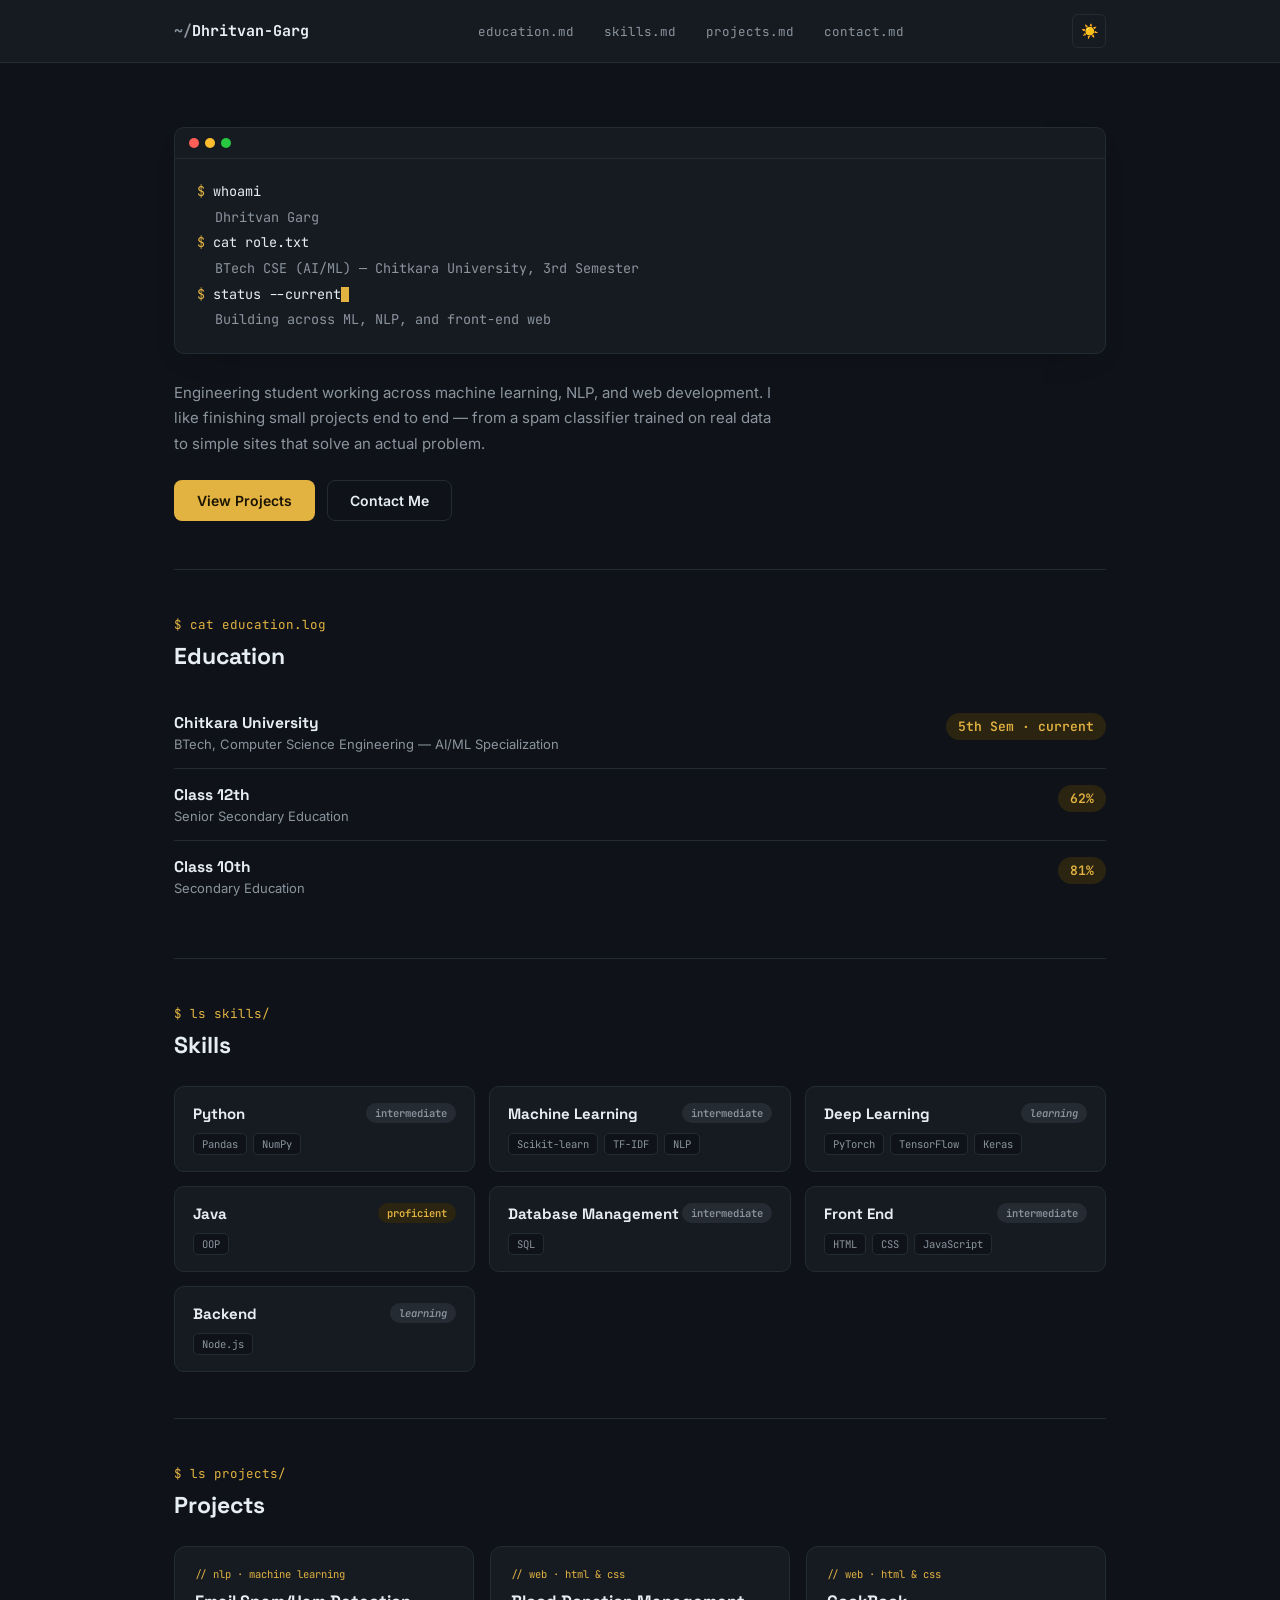
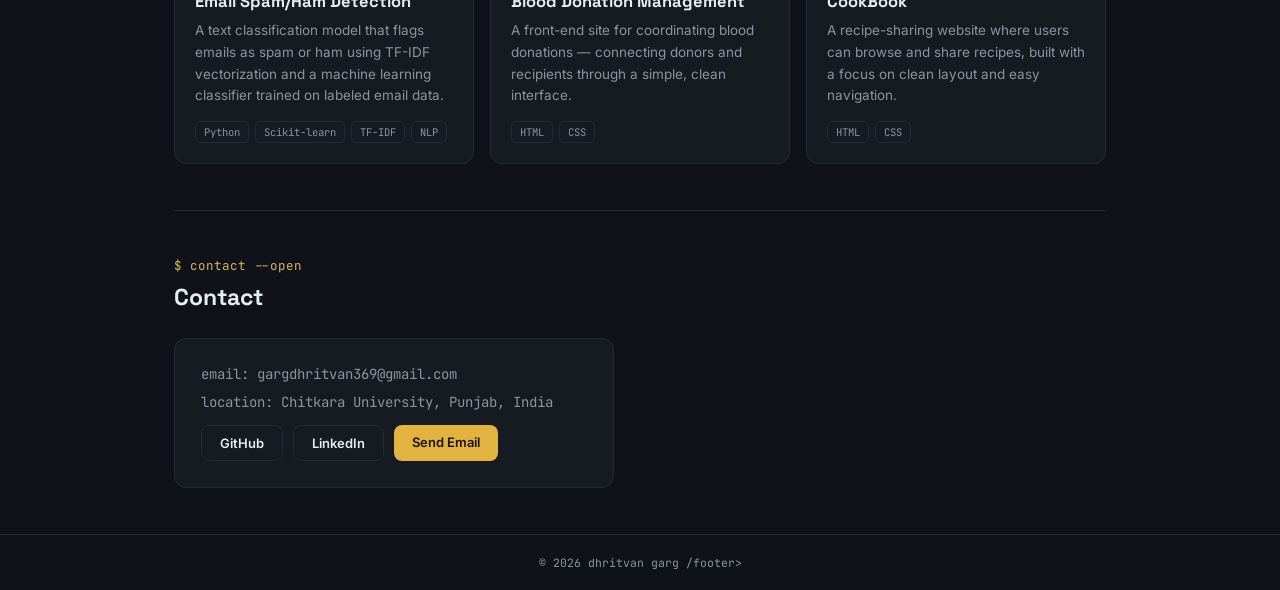
<file: ass 1/index.html>
<!DOCTYPE html>
<html lang="en" data-theme="dark">
<head>
<meta charset="UTF-8">
<meta name="viewport" content="width=device-width, initial-scale=1.0">
<title>Dhritvan Garg — Portfolio</title>
<link href="https://fonts.googleapis.com/css2?family=Space+Grotesk:wght@500;600;700&family=Inter:wght@400;500;600&family=JetBrains+Mono:wght@400;500;600&display=swap" rel="stylesheet">
<link rel="stylesheet" href="style.css">
</head>
<body>

<header class="navbar">
  <div class="nav-container">
    <a href="#" class="nav-logo">~/<b>Dhritvan-Garg</b></a>
    <nav class="nav-tabs">
      <a href="#education">education.md</a>
      <a href="#skills">skills.md</a>
      <a href="#projects">projects.md</a>
      <a href="#contact">contact.md</a>
    </nav>
    <button id="themeToggleBtn" class="theme-btn" aria-label="Toggle theme">☀️</button>
  </div>
</header>

<div class="wrap">

  <section class="hero" id="about">
    <div class="terminal">
      <div class="terminal-bar">
        <span class="dot r"></span><span class="dot y"></span><span class="dot g"></span>
      </div>
      <div class="terminal-body">
        <div><span class="prompt">$</span> whoami</div>
        <div class="out">Dhritvan Garg</div>
        <div><span class="prompt">$</span> cat role.txt</div>
        <div class="out">BTech CSE (AI/ML) — Chitkara University, 3rd Semester</div>
        <div><span class="prompt">$</span> status --current<span class="cursor"></span></div>
        <div class="out">Building across ML, NLP, and front-end web</div>
      </div>
    </div>
    <p class="bio">
      Engineering student working across machine learning, NLP, and web
      development. I like finishing small projects end to end — from a spam
      classifier trained on real data to simple sites that solve an actual
      problem.
    </p>
    <div class="hero-actions">
      <a href="#projects" class="btn btn-solid">View Projects</a>
      <a href="#contact" class="btn btn-line">Contact Me</a>
    </div>
  </section>

  <section class="section" id="education">
    <div class="eyebrow">$ cat education.log</div>
    <h2>Education</h2>
    <div class="edu-row">
      <div class="edu-left">
        <h3>Chitkara University</h3>
        <p>BTech, Computer Science Engineering — AI/ML Specialization</p>
      </div>
      <div class="edu-right">5th Sem · current</div>
    </div>
    <div class="edu-row">
      <div class="edu-left">
        <h3>Class 12th</h3>
        <p>Senior Secondary Education</p>
      </div>
      <div class="edu-right">62%</div>
    </div>
    <div class="edu-row">
      <div class="edu-left">
        <h3>Class 10th</h3>
        <p>Secondary Education</p>
      </div>
      <div class="edu-right">81%</div>
    </div>
  </section>

  <section class="section" id="skills">
    <div class="eyebrow">$ ls skills/</div>
    <h2>Skills</h2>
    <div class="skills-grid">
      <div class="skill-card">
        <div class="skill-top"><h3>Python</h3><span class="level intermediate">intermediate</span></div>
        <div class="skill-tags"><span>Pandas</span><span>NumPy</span></div>
      </div>
      <div class="skill-card">
        <div class="skill-top"><h3>Machine Learning</h3><span class="level intermediate">intermediate</span></div>
        <div class="skill-tags"><span>Scikit-learn</span><span>TF-IDF</span><span>NLP</span></div>
      </div>
      <div class="skill-card">
        <div class="skill-top"><h3>Deep Learning</h3><span class="level learning">learning</span></div>
        <div class="skill-tags"><span>PyTorch</span><span>TensorFlow</span><span>Keras</span></div>
      </div>
      <div class="skill-card">
        <div class="skill-top"><h3>Java</h3><span class="level proficient">proficient</span></div>
        <div class="skill-tags"><span>OOP</span></div>
      </div>
      <div class="skill-card">
        <div class="skill-top"><h3>Database Management</h3><span class="level intermediate">intermediate</span></div>
        <div class="skill-tags"><span>SQL</span></div>
      </div>
      <div class="skill-card">
        <div class="skill-top"><h3>Front End</h3><span class="level intermediate">intermediate</span></div>
        <div class="skill-tags"><span>HTML</span><span>CSS</span><span>JavaScript</span></div>
      </div>
      <div class="skill-card">
        <div class="skill-top"><h3>Backend</h3><span class="level learning">learning</span></div>
        <div class="skill-tags"><span>Node.js</span></div>
      </div>
    </div>
  </section>

  <section class="section" id="projects">
    <div class="eyebrow">$ ls projects/</div>
    <h2>Projects</h2>
    <div class="projects-grid">
      <article class="project-card">
        <span class="project-tag">// nlp · machine learning</span>
        <h3>Email Spam/Ham Detection</h3>
        <p>A text classification model that flags emails as spam or ham using TF-IDF vectorization and a machine learning classifier trained on labeled email data.</p>
        <div class="project-tech"><span>Python</span><span>Scikit-learn</span><span>TF-IDF</span><span>NLP</span></div>
      </article>
      <article class="project-card">
        <span class="project-tag">// web · html & css</span>
        <h3>Blood Donation Management</h3>
        <p>A front-end site for coordinating blood donations — connecting donors and recipients through a simple, clean interface.</p>
        <div class="project-tech"><span>HTML</span><span>CSS</span></div>
      </article>
      <article class="project-card">
        <span class="project-tag">// web · html & css</span>
        <h3>CookBook</h3>
        <p>A recipe-sharing website where users can browse and share recipes, built with a focus on clean layout and easy navigation.</p>
        <div class="project-tech"><span>HTML</span><span>CSS</span></div>
      </article>
    </div>
  </section>

  <section class="section" id="contact">
    <div class="eyebrow">$ contact --open</div>
    <h2>Contact</h2>
    <div class="contact-card">
      <p>email: gargdhritvan369@gmail.com</p>
      <p>location: Chitkara University, Punjab, India</p>
      <div class="social-links">
        <a href="https://github.com/dhritvan-g" class="social-btn">GitHub</a>
        <a href="#" class="social-btn">LinkedIn</a>
        <a href="mailto:gargdhritvan369@gmail.com" class="social-btn solid">Send Email</a>
      </div>
    </div>
  </section>

</div>

<footer>© 2026 dhritvan garg /footer>

<script src="script.js"></script>
</body>
</html>
</file>
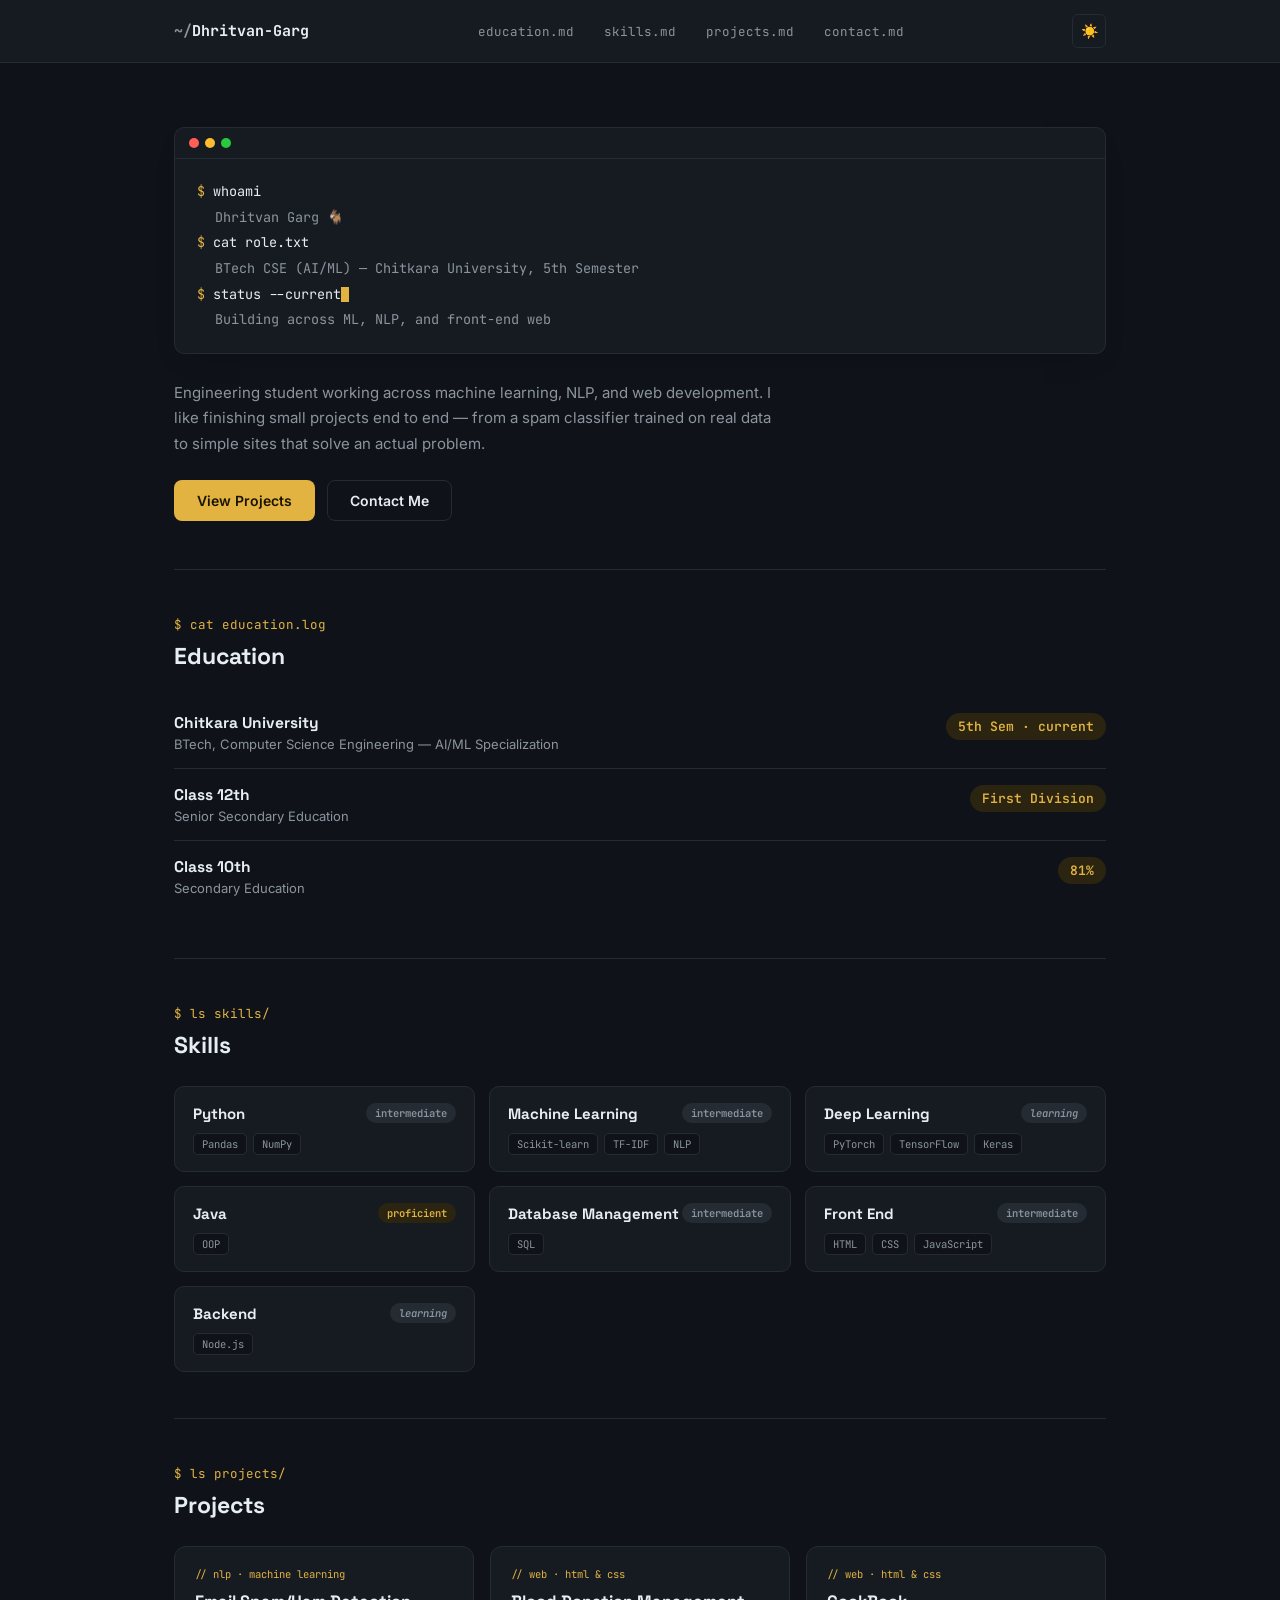
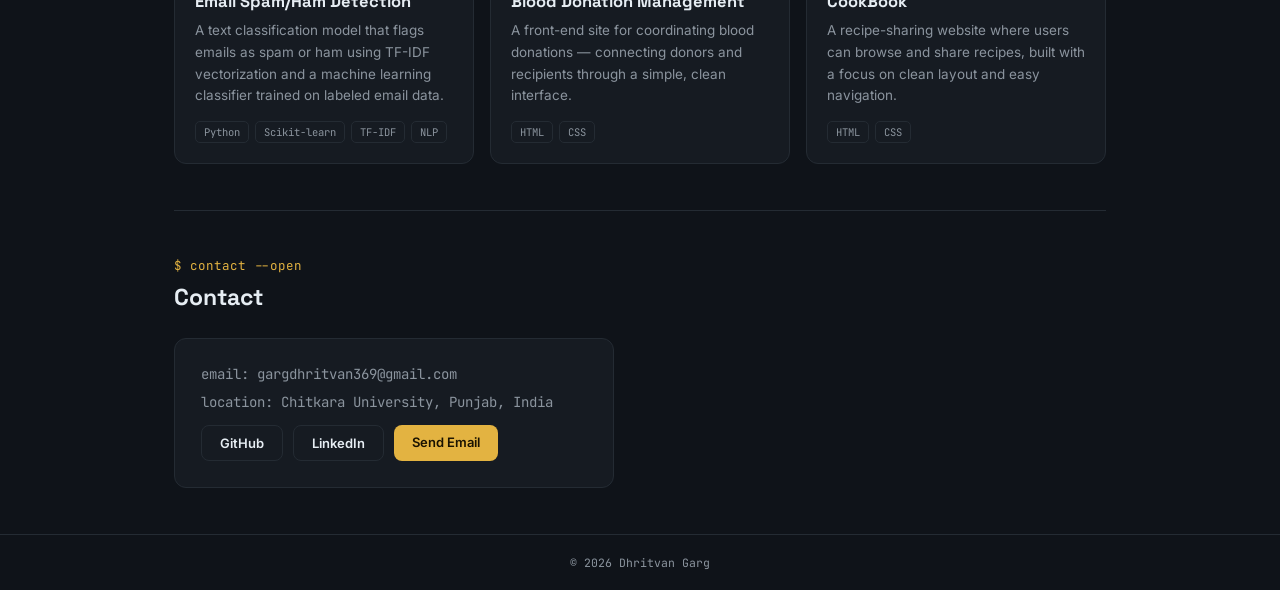
<file: assignment 1 /index.html>
<!DOCTYPE html>
<html lang="en" data-theme="dark">
<head>
<meta charset="UTF-8">
<meta name="viewport" content="width=device-width, initial-scale=1.0">
<title>Dhritvan Garg — Portfolio</title>
<link href="https://fonts.googleapis.com/css2?family=Space+Grotesk:wght@500;600;700&family=Inter:wght@400;500;600&family=JetBrains+Mono:wght@400;500;600&display=swap" rel="stylesheet">
<link rel="stylesheet" href="style.css">
</head>
<body>

<header class="navbar">
  <div class="nav-container">
    <a href="#" class="nav-logo">~/<b>Dhritvan-Garg</b></a>
    <nav class="nav-tabs">
      <a href="#education">education.md</a>
      <a href="#skills">skills.md</a>
      <a href="#projects">projects.md</a>
      <a href="#contact">contact.md</a>
    </nav>
    <button id="themeToggleBtn" class="theme-btn" aria-label="Toggle theme">☀️</button>
  </div>
</header>

<div class="wrap">

  <section class="hero" id="about">
    <div class="terminal">
      <div class="terminal-bar">
        <span class="dot r"></span><span class="dot y"></span><span class="dot g"></span>
      </div>
      <div class="terminal-body">
        <div><span class="prompt">$</span> whoami</div>
        <div class="out">Dhritvan Garg 🐐</div>
        <div><span class="prompt">$</span> cat role.txt</div>
        <div class="out">BTech CSE (AI/ML) — Chitkara University, 5th Semester</div>
        <div><span class="prompt">$</span> status --current<span class="cursor"></span></div>
        <div class="out">Building across ML, NLP, and front-end web</div>
      </div>
    </div>
    <p class="bio">
      Engineering student working across machine learning, NLP, and web
      development. I like finishing small projects end to end — from a spam
      classifier trained on real data to simple sites that solve an actual
      problem.
    </p>
    <div class="hero-actions">
      <a href="#projects" class="btn btn-solid">View Projects</a>
      <a href="#contact" class="btn btn-line">Contact Me</a>
    </div>
  </section>

  <section class="section" id="education">
    <div class="eyebrow">$ cat education.log</div>
    <h2>Education</h2>
    <div class="edu-row">
      <div class="edu-left">
        <h3>Chitkara University</h3>
        <p>BTech, Computer Science Engineering — AI/ML Specialization</p>
      </div>
      <div class="edu-right">5th Sem · current</div>
    </div>
    <div class="edu-row">
      <div class="edu-left">
        <h3>Class 12th</h3>
        <p>Senior Secondary Education</p>
      </div>
      <div class="edu-right">First Division</div>
    </div>
    <div class="edu-row">
      <div class="edu-left">
        <h3>Class 10th</h3>
        <p>Secondary Education</p>
      </div>
      <div class="edu-right">81%</div>
    </div>
  </section>

  <section class="section" id="skills">
    <div class="eyebrow">$ ls skills/</div>
    <h2>Skills</h2>
    <div class="skills-grid">
      <div class="skill-card">
        <div class="skill-top"><h3>Python</h3><span class="level intermediate">intermediate</span></div>
        <div class="skill-tags"><span>Pandas</span><span>NumPy</span></div>
      </div>
      <div class="skill-card">
        <div class="skill-top"><h3>Machine Learning</h3><span class="level intermediate">intermediate</span></div>
        <div class="skill-tags"><span>Scikit-learn</span><span>TF-IDF</span><span>NLP</span></div>
      </div>
      <div class="skill-card">
        <div class="skill-top"><h3>Deep Learning</h3><span class="level learning">learning</span></div>
        <div class="skill-tags"><span>PyTorch</span><span>TensorFlow</span><span>Keras</span></div>
      </div>
      <div class="skill-card">
        <div class="skill-top"><h3>Java</h3><span class="level proficient">proficient</span></div>
        <div class="skill-tags"><span>OOP</span></div>
      </div>
      <div class="skill-card">
        <div class="skill-top"><h3>Database Management</h3><span class="level intermediate">intermediate</span></div>
        <div class="skill-tags"><span>SQL</span></div>
      </div>
      <div class="skill-card">
        <div class="skill-top"><h3>Front End</h3><span class="level intermediate">intermediate</span></div>
        <div class="skill-tags"><span>HTML</span><span>CSS</span><span>JavaScript</span></div>
      </div>
      <div class="skill-card">
        <div class="skill-top"><h3>Backend</h3><span class="level learning">learning</span></div>
        <div class="skill-tags"><span>Node.js</span></div>
      </div>
    </div>
  </section>

  <section class="section" id="projects">
    <div class="eyebrow">$ ls projects/</div>
    <h2>Projects</h2>
    <div class="projects-grid">
      <article class="project-card">
        <span class="project-tag">// nlp · machine learning</span>
        <h3>Email Spam/Ham Detection</h3>
        <p>A text classification model that flags emails as spam or ham using TF-IDF vectorization and a machine learning classifier trained on labeled email data.</p>
        <div class="project-tech"><span>Python</span><span>Scikit-learn</span><span>TF-IDF</span><span>NLP</span></div>
      </article>
      <article class="project-card">
        <span class="project-tag">// web · html & css</span>
        <h3>Blood Donation Management</h3>
        <p>A front-end site for coordinating blood donations — connecting donors and recipients through a simple, clean interface.</p>
        <div class="project-tech"><span>HTML</span><span>CSS</span></div>
      </article>
      <article class="project-card">
        <span class="project-tag">// web · html & css</span>
        <h3>CookBook</h3>
        <p>A recipe-sharing website where users can browse and share recipes, built with a focus on clean layout and easy navigation.</p>
        <div class="project-tech"><span>HTML</span><span>CSS</span></div>
      </article>
    </div>
  </section>

  <section class="section" id="contact">
    <div class="eyebrow">$ contact --open</div>
    <h2>Contact</h2>
    <div class="contact-card">
      <p>email: gargdhritvan369@gmail.com</p>
      <p>location: Chitkara University, Punjab, India</p>
      <div class="social-links">
        <a href="https://github.com/dhritvan-g" class="social-btn">GitHub</a>
        <a href="#" class="social-btn">LinkedIn</a>
        <a href="mailto:gargdhritvan369@gmail.com" class="social-btn solid">Send Email</a>
      </div>
    </div>
  </section>

</div>

<footer>© 2026 Dhritvan Garg

<script src="script.js"></script>
</body>
</html>
</file>
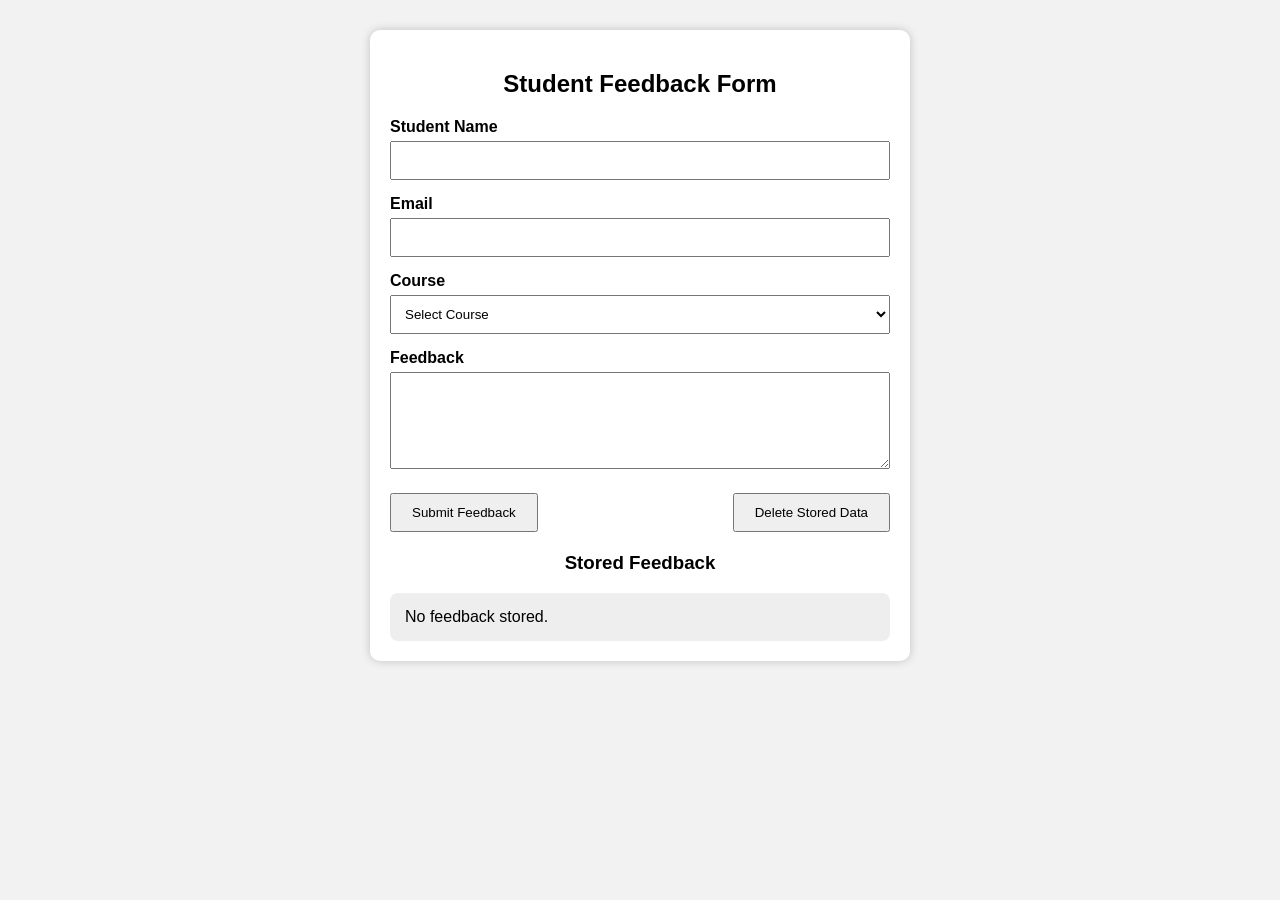
<file: assignment 3/index.html>
<!DOCTYPE html>
<html lang="en">
<head>
    <meta charset="UTF-8">
    <meta name="viewport" content="width=device-width, initial-scale=1.0">
    <title>Student Feedback Form</title>
    <link rel="stylesheet" href="style.css">
</head>
<body>

<div class="container">
    <h2>Student Feedback Form</h2>

    <form id="feedbackForm">

        <label>Student Name</label>
        <input type="text" id="name">
        <small class="error" id="nameError"></small>

        <label>Email</label>
        <input type="email" id="email">
        <small class="error" id="emailError"></small>

        <label>Course</label>
        <select id="course">
            <option value="">Select Course</option>
            <option>BCA</option>
            <option>B.Tech</option>
            <option>BBA</option>
            <option>MCA</option>
            <option>MBA</option>
        </select>
        <small class="error" id="courseError"></small>

        <label>Feedback</label>
        <textarea id="feedback" rows="5"></textarea>
        <small class="error" id="feedbackError"></small>

        <div class="buttons">
            <button type="submit">Submit Feedback</button>
            <button type="button" id="deleteBtn">Delete Stored Data</button>
        </div>

    </form>

    <div id="sessionUser"></div>

    <div id="storedData">
        <h3>Stored Feedback</h3>
        <div id="output"></div>
    </div>

</div>

<script src="script.js"></script>
</body>
</html>
</file>
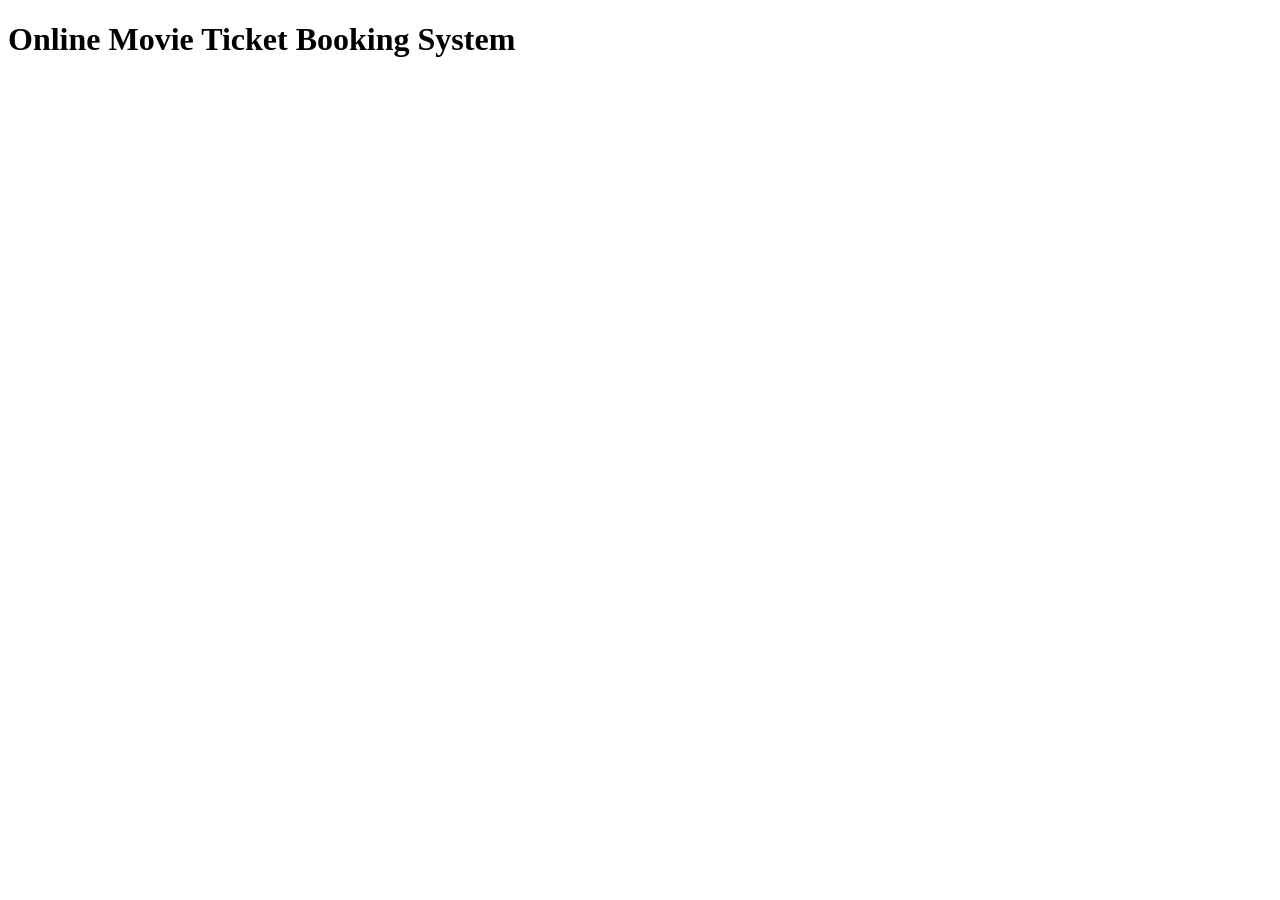
<file: assignment 4/index.html>
<!DOCTYPE html>
<html>

<head>
    <title>Online Movie Ticket Booking</title>
</head>

<body>

    <h1>Online Movie Ticket Booking System</h1>

    <script>

        console.log("Starting Movie Ticket Booking...");

        let seatsAvailable = true;

        let booking = new Promise(function(resolve, reject) {

            setTimeout(function() {

                if (seatsAvailable) {

                    resolve("1. Seats Available");

                } else {

                    reject("No Seats Available");

                }

            }, 2000);

        });

        booking
            .then(function(message) {

                console.log(message);
                return "2. Payment Processed Successfully";

            })
            .then(function(message) {

                console.log(message);
                return "3. Movie Booking Confirmed";

            })
            .then(function(message) {

                console.log(message);
                return "4. Movie Ticket Generated";

            })
            .then(function(message) {

                console.log(message);
                console.log("Booking Completed Successfully!");

            })
            .catch(function(error) {

                console.log("Error:", error);

            });

    </script>

</body>

</html>
</file>
<file: ass 1/style.css>
:root{
  --bg:#f6f4ef;
  --card:#ffffff;
  --text:#191c20;
  --muted:#666f76;
  --accent:#a9720c;
  --accent-soft:#f3e6cf;
  --border:#e4e0d6;
}
html[data-theme="dark"]{
  --bg:#0f1319;
  --card:#161b22;
  --text:#e6edf3;
  --muted:#8b949e;
  --accent:#e3b341;
  --accent-soft:#2a2410;
  --border:#242b33;
}
*{margin:0;padding:0;box-sizing:border-box;}
body{
  font-family:'Inter',sans-serif;
  background:var(--bg);
  color:var(--text);
  transition:background .3s ease,color .3s ease;
}
h1,h2,h3{font-family:'Space Grotesk',sans-serif;}
.mono{font-family:'JetBrains Mono',monospace;}
a{text-decoration:none;color:inherit;}

/* Nav — file-tab style */
.navbar{position:sticky;top:0;z-index:50;background:var(--card);border-bottom:1px solid var(--border);}
.nav-container{max-width:980px;margin:0 auto;padding:14px 24px;display:flex;align-items:center;justify-content:space-between;gap:20px;}
.nav-logo{font-family:'JetBrains Mono',monospace;font-weight:600;font-size:15px;color:var(--muted);}
.nav-logo b{color:var(--text);}
.nav-tabs{display:flex;gap:4px;overflow-x:auto;}
.nav-tabs a{
  font-family:'JetBrains Mono',monospace;font-size:12.5px;color:var(--muted);
  padding:7px 12px;border-radius:6px 6px 0 0;border:1px solid transparent;white-space:nowrap;
}
.nav-tabs a:hover{color:var(--accent);background:var(--accent-soft);border-color:var(--border);}
.theme-btn{background:none;border:1px solid var(--border);border-radius:6px;width:34px;height:34px;cursor:pointer;font-size:14px;color:var(--text);flex-shrink:0;}

.wrap{max-width:980px;margin:0 auto;padding:0 24px;}

/* Hero terminal */
.hero{padding:64px 0 48px;}
.terminal{
  background:var(--card);border:1px solid var(--border);border-radius:10px;
  overflow:hidden;box-shadow:0 12px 30px -18px rgba(0,0,0,.4);margin-bottom:26px;
}
.terminal-bar{display:flex;gap:6px;padding:10px 14px;border-bottom:1px solid var(--border);}
.dot{width:10px;height:10px;border-radius:50%;}
.dot.r{background:#ff5f57;}
.dot.y{background:#febc2e;}
.dot.g{background:#28c840;}
.terminal-body{padding:20px 22px;font-family:'JetBrains Mono',monospace;font-size:13.5px;line-height:1.9;}
.prompt{color:var(--accent);}
.out{color:var(--muted);padding-left:18px;}
.cursor{display:inline-block;width:8px;height:15px;background:var(--accent);vertical-align:middle;animation:blink 1s step-end infinite;}
@keyframes blink{50%{opacity:0;}}
@media (prefers-reduced-motion: reduce){.cursor{animation:none;}}

.hero p.bio{max-width:600px;color:var(--muted);line-height:1.7;margin-bottom:24px;font-size:15px;}
.hero-actions{display:flex;gap:12px;flex-wrap:wrap;}
.btn{padding:11px 22px;border-radius:8px;font-weight:600;font-size:14px;border:1px solid transparent;}
.btn-solid{background:var(--accent);color:#1a1300;}
.btn-solid:hover{opacity:.88;}
.btn-line{border-color:var(--border);}
.btn-line:hover{border-color:var(--accent);color:var(--accent);}

/* Sections */
.section{padding:46px 0;border-top:1px solid var(--border);}
.eyebrow{font-family:'JetBrains Mono',monospace;font-size:12.5px;color:var(--accent);margin-bottom:8px;}
.section h2{font-size:23px;font-weight:700;margin-bottom:26px;}

/* Education */
.edu-row{display:flex;justify-content:space-between;align-items:flex-start;gap:12px;padding:16px 0;border-bottom:1px solid var(--border);flex-wrap:wrap;}
.edu-row:last-child{border-bottom:none;}
.edu-left h3{font-size:15.5px;margin-bottom:3px;}
.edu-left p{font-size:13px;color:var(--muted);}
.edu-right{font-family:'JetBrains Mono',monospace;font-size:13px;font-weight:600;color:var(--accent);background:var(--accent-soft);padding:5px 12px;border-radius:999px;white-space:nowrap;}

/* Skills */
.skills-grid{display:grid;grid-template-columns:repeat(auto-fit,minmax(225px,1fr));gap:14px;}
.skill-card{background:var(--card);border:1px solid var(--border);border-radius:10px;padding:16px 18px;}
.skill-top{display:flex;justify-content:space-between;align-items:center;margin-bottom:8px;}
.skill-top h3{font-size:15px;}
.level{font-family:'JetBrains Mono',monospace;font-size:10.5px;font-weight:600;padding:3px 9px;border-radius:999px;text-transform:lowercase;}
.level.proficient{background:var(--accent-soft);color:var(--accent);}
.level.intermediate{background:var(--border);color:var(--muted);}
.level.learning{background:var(--border);color:var(--muted);font-style:italic;}
.skill-tags{display:flex;flex-wrap:wrap;gap:6px;margin-top:10px;}
.skill-tags span{font-family:'JetBrains Mono',monospace;font-size:10.5px;background:var(--bg);border:1px solid var(--border);padding:3px 8px;border-radius:5px;color:var(--muted);}

/* Projects */
.projects-grid{display:grid;grid-template-columns:repeat(auto-fit,minmax(260px,1fr));gap:16px;}
.project-card{background:var(--card);border:1px solid var(--border);border-radius:12px;padding:20px;}
.project-tag{font-family:'JetBrains Mono',monospace;font-size:10.5px;color:var(--accent);margin-bottom:10px;display:block;}
.project-card h3{font-size:16.5px;margin-bottom:8px;}
.project-card p{font-size:13.5px;color:var(--muted);line-height:1.6;margin-bottom:14px;}
.project-tech{display:flex;flex-wrap:wrap;gap:6px;}
.project-tech span{font-family:'JetBrains Mono',monospace;font-size:10.5px;border:1px solid var(--border);padding:3px 8px;border-radius:5px;color:var(--muted);}

/* Contact */
.contact-card{background:var(--card);border:1px solid var(--border);border-radius:12px;padding:26px;max-width:440px;}
.contact-card p{font-size:14px;color:var(--muted);margin-bottom:10px;font-family:'JetBrains Mono',monospace;}
.social-links{display:flex;gap:10px;margin-top:14px;flex-wrap:wrap;}
.social-btn{border:1px solid var(--border);padding:9px 18px;border-radius:8px;font-size:13px;font-weight:600;}
.social-btn:hover{border-color:var(--accent);color:var(--accent);}
.social-btn.solid{background:var(--accent);color:#1a1300;border:none;}

footer{text-align:center;padding:20px;font-size:11.5px;color:var(--muted);border-top:1px solid var(--border);font-family:'JetBrains Mono',monospace;}

@media(max-width:640px){
  .terminal-body{font-size:12px;}
  .hero h1{font-size:26px;}
}
</file>
<file: assignment 1 /style.css>
:root{
  --bg:#f6f4ef;
  --card:#ffffff;
  --text:#191c20;
  --muted:#666f76;
  --accent:#a9720c;
  --accent-soft:#f3e6cf;
  --border:#e4e0d6;
}
html[data-theme="dark"]{
  --bg:#0f1319;
  --card:#161b22;
  --text:#e6edf3;
  --muted:#8b949e;
  --accent:#e3b341;
  --accent-soft:#2a2410;
  --border:#242b33;
}
*{margin:0;padding:0;box-sizing:border-box;}
body{
  font-family:'Inter',sans-serif;
  background:var(--bg);
  color:var(--text);
  transition:background .3s ease,color .3s ease;
}
h1,h2,h3{font-family:'Space Grotesk',sans-serif;}
.mono{font-family:'JetBrains Mono',monospace;}
a{text-decoration:none;color:inherit;}

/* Nav — file-tab style */
.navbar{position:sticky;top:0;z-index:50;background:var(--card);border-bottom:1px solid var(--border);}
.nav-container{max-width:980px;margin:0 auto;padding:14px 24px;display:flex;align-items:center;justify-content:space-between;gap:20px;}
.nav-logo{font-family:'JetBrains Mono',monospace;font-weight:600;font-size:15px;color:var(--muted);}
.nav-logo b{color:var(--text);}
.nav-tabs{display:flex;gap:4px;overflow-x:auto;}
.nav-tabs a{
  font-family:'JetBrains Mono',monospace;font-size:12.5px;color:var(--muted);
  padding:7px 12px;border-radius:6px 6px 0 0;border:1px solid transparent;white-space:nowrap;
}
.nav-tabs a:hover{color:var(--accent);background:var(--accent-soft);border-color:var(--border);}
.theme-btn{background:none;border:1px solid var(--border);border-radius:6px;width:34px;height:34px;cursor:pointer;font-size:14px;color:var(--text);flex-shrink:0;}

.wrap{max-width:980px;margin:0 auto;padding:0 24px;}

/* Hero terminal */
.hero{padding:64px 0 48px;}
.terminal{
  background:var(--card);border:1px solid var(--border);border-radius:10px;
  overflow:hidden;box-shadow:0 12px 30px -18px rgba(0,0,0,.4);margin-bottom:26px;
}
.terminal-bar{display:flex;gap:6px;padding:10px 14px;border-bottom:1px solid var(--border);}
.dot{width:10px;height:10px;border-radius:50%;}
.dot.r{background:#ff5f57;}
.dot.y{background:#febc2e;}
.dot.g{background:#28c840;}
.terminal-body{padding:20px 22px;font-family:'JetBrains Mono',monospace;font-size:13.5px;line-height:1.9;}
.prompt{color:var(--accent);}
.out{color:var(--muted);padding-left:18px;}
.cursor{display:inline-block;width:8px;height:15px;background:var(--accent);vertical-align:middle;animation:blink 1s step-end infinite;}
@keyframes blink{50%{opacity:0;}}
@media (prefers-reduced-motion: reduce){.cursor{animation:none;}}

.hero p.bio{max-width:600px;color:var(--muted);line-height:1.7;margin-bottom:24px;font-size:15px;}
.hero-actions{display:flex;gap:12px;flex-wrap:wrap;}
.btn{padding:11px 22px;border-radius:8px;font-weight:600;font-size:14px;border:1px solid transparent;}
.btn-solid{background:var(--accent);color:#1a1300;}
.btn-solid:hover{opacity:.88;}
.btn-line{border-color:var(--border);}
.btn-line:hover{border-color:var(--accent);color:var(--accent);}

/* Sections */
.section{padding:46px 0;border-top:1px solid var(--border);}
.eyebrow{font-family:'JetBrains Mono',monospace;font-size:12.5px;color:var(--accent);margin-bottom:8px;}
.section h2{font-size:23px;font-weight:700;margin-bottom:26px;}

/* Education */
.edu-row{display:flex;justify-content:space-between;align-items:flex-start;gap:12px;padding:16px 0;border-bottom:1px solid var(--border);flex-wrap:wrap;}
.edu-row:last-child{border-bottom:none;}
.edu-left h3{font-size:15.5px;margin-bottom:3px;}
.edu-left p{font-size:13px;color:var(--muted);}
.edu-right{font-family:'JetBrains Mono',monospace;font-size:13px;font-weight:600;color:var(--accent);background:var(--accent-soft);padding:5px 12px;border-radius:999px;white-space:nowrap;}

/* Skills */
.skills-grid{display:grid;grid-template-columns:repeat(auto-fit,minmax(225px,1fr));gap:14px;}
.skill-card{background:var(--card);border:1px solid var(--border);border-radius:10px;padding:16px 18px;}
.skill-top{display:flex;justify-content:space-between;align-items:center;margin-bottom:8px;}
.skill-top h3{font-size:15px;}
.level{font-family:'JetBrains Mono',monospace;font-size:10.5px;font-weight:600;padding:3px 9px;border-radius:999px;text-transform:lowercase;}
.level.proficient{background:var(--accent-soft);color:var(--accent);}
.level.intermediate{background:var(--border);color:var(--muted);}
.level.learning{background:var(--border);color:var(--muted);font-style:italic;}
.skill-tags{display:flex;flex-wrap:wrap;gap:6px;margin-top:10px;}
.skill-tags span{font-family:'JetBrains Mono',monospace;font-size:10.5px;background:var(--bg);border:1px solid var(--border);padding:3px 8px;border-radius:5px;color:var(--muted);}

/* Projects */
.projects-grid{display:grid;grid-template-columns:repeat(auto-fit,minmax(260px,1fr));gap:16px;}
.project-card{background:var(--card);border:1px solid var(--border);border-radius:12px;padding:20px;}
.project-tag{font-family:'JetBrains Mono',monospace;font-size:10.5px;color:var(--accent);margin-bottom:10px;display:block;}
.project-card h3{font-size:16.5px;margin-bottom:8px;}
.project-card p{font-size:13.5px;color:var(--muted);line-height:1.6;margin-bottom:14px;}
.project-tech{display:flex;flex-wrap:wrap;gap:6px;}
.project-tech span{font-family:'JetBrains Mono',monospace;font-size:10.5px;border:1px solid var(--border);padding:3px 8px;border-radius:5px;color:var(--muted);}

/* Contact */
.contact-card{background:var(--card);border:1px solid var(--border);border-radius:12px;padding:26px;max-width:440px;}
.contact-card p{font-size:14px;color:var(--muted);margin-bottom:10px;font-family:'JetBrains Mono',monospace;}
.social-links{display:flex;gap:10px;margin-top:14px;flex-wrap:wrap;}
.social-btn{border:1px solid var(--border);padding:9px 18px;border-radius:8px;font-size:13px;font-weight:600;}
.social-btn:hover{border-color:var(--accent);color:var(--accent);}
.social-btn.solid{background:var(--accent);color:#1a1300;border:none;}

footer{text-align:center;padding:20px;font-size:11.5px;color:var(--muted);border-top:1px solid var(--border);font-family:'JetBrains Mono',monospace;}

@media(max-width:640px){
  .terminal-body{font-size:12px;}
  .hero h1{font-size:26px;}
}
</file>
<file: assignment 3/style.css>
body{
    font-family: Arial, sans-serif;
    background:#f2f2f2;
}

.container{
    width:500px;
    margin:30px auto;
    background:white;
    padding:20px;
    border-radius:10px;
    box-shadow:0 0 10px rgba(0,0,0,0.2);
}

h2,h3{
    text-align:center;
}

label{
    display:block;
    margin-top:15px;
    font-weight:bold;
}

input,
select,
textarea{
    width:100%;
    padding:10px;
    margin-top:5px;
    box-sizing:border-box;
}

button{
    margin-top:20px;
    padding:10px 20px;
    cursor:pointer;
}

.buttons{
    display:flex;
    justify-content:space-between;
}

.error{
    color:red;
    font-size:13px;
}

#sessionUser{
    margin-top:20px;
    font-weight:bold;
    color:green;
}

#output{
    margin-top:15px;
    background:#eeeeee;
    padding:15px;
    border-radius:8px;
}
</file>
